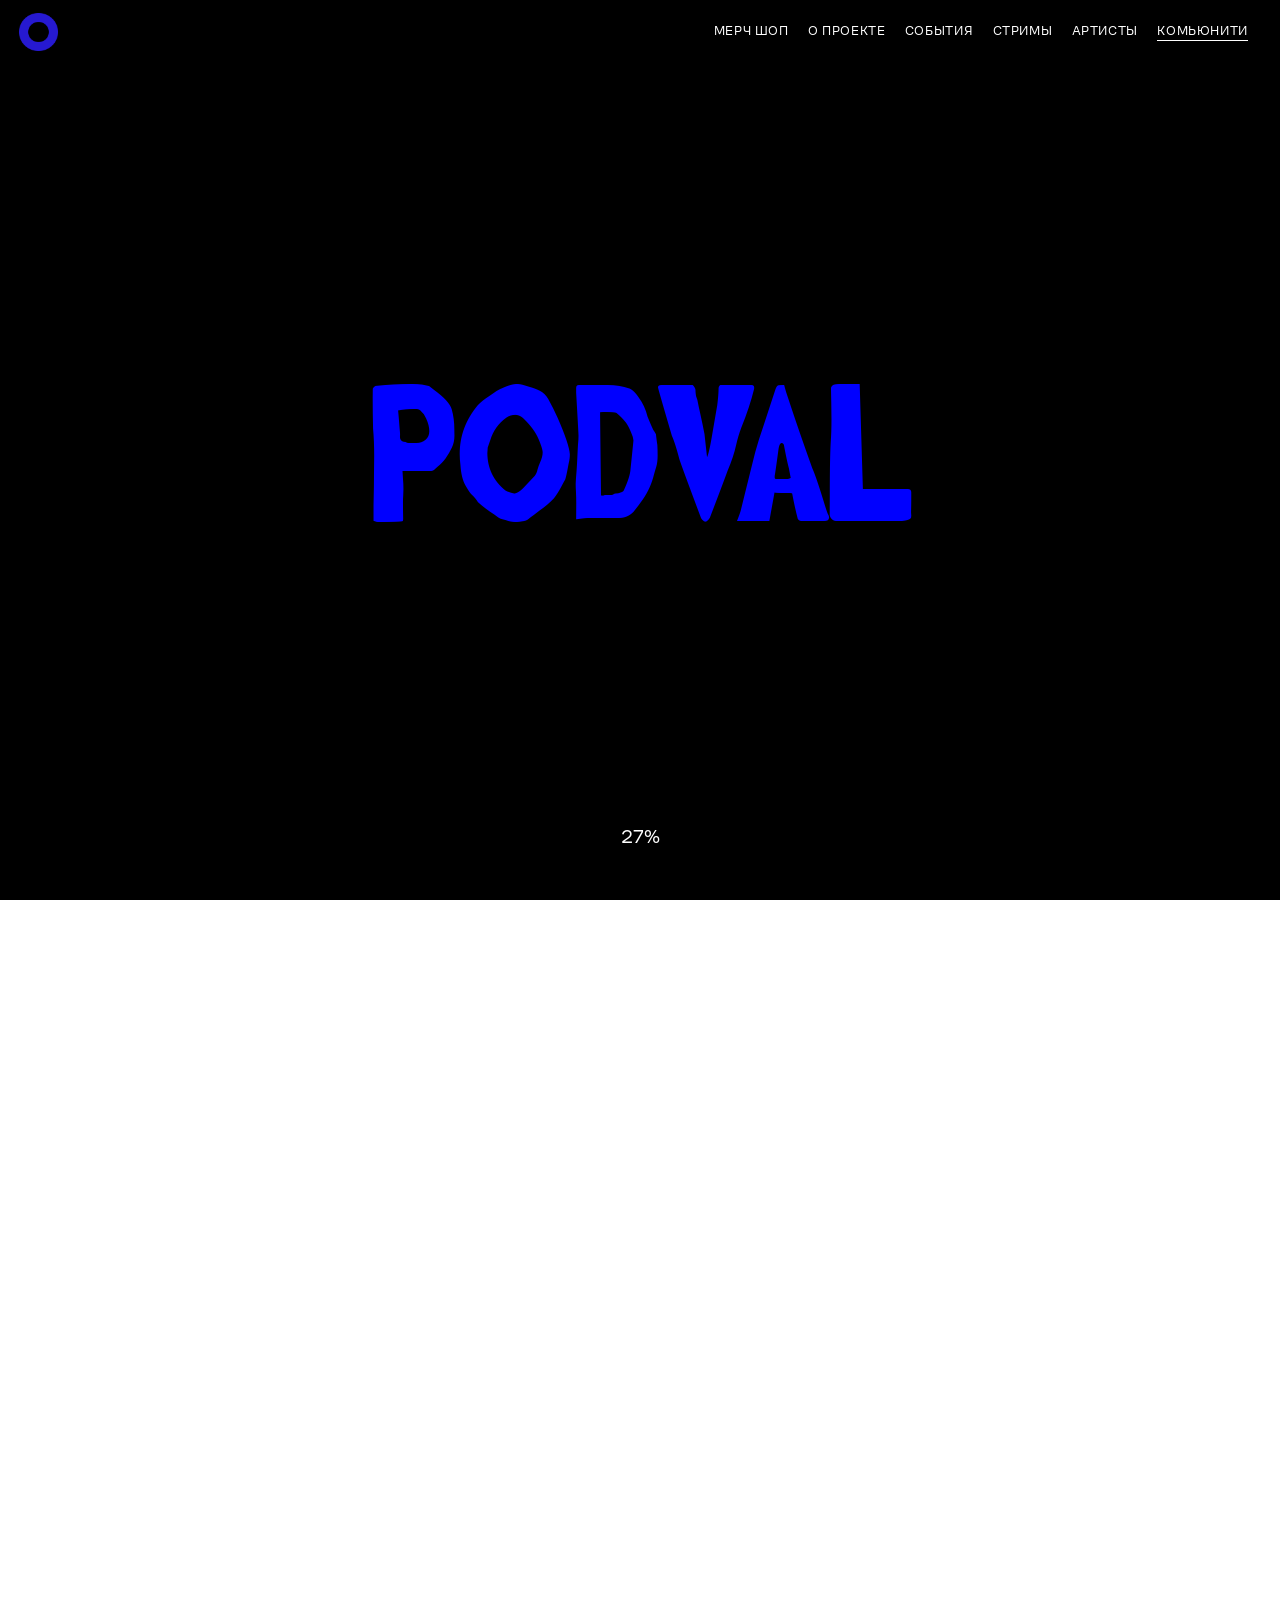
<file: community.html>
<!DOCTYPE html>
<html lang="ru" dir="ltr">
<head>
    <meta charset="utf-8">
    <meta name="viewport" content="width=device-width, initial-scale=1.0">
    <title>podval</title> 
      <link rel="icon" href="./img/favicon.png">
      <link href="./css/style.css" rel="stylesheet" type="text/css"/>
      <script src="./js/js.js" charset="utf-8"></script>
</head>
<body>

<a href="index.html" class="logo"> <img src="./img/logo2.png" alt="pic"></a>

    <nav>
  <ul>
    <li><a href="merch.html">МЕРЧ ШОП</a></li>
    <li><a href="about.html">О ПРОЕКТЕ</a></li>
    <li><a href="events.html">СОБЫТИЯ</a></li>
    <li><a href="streams.html">СТРИМЫ</a></li>
    <li><a href="artists.html">АРТИСТЫ</a></li>
    <li><a href="community.html">КОМЬЮНИТИ</a></li>
  </ul>
</nav>

<section class="c_blok1">
  <h id="hc1">ПРОДЮСЕРЫ, КОТОРЫЕ УЖЕ С НАМИ</h>

  <div class="cards_div">
    <div class="card card1">
      <img class="baby" src="./img/nikita.png" alt="">
      <p class="pc">независимый продюсер, выбирающий сердцем</p>
      <div class="h_p">
        <h class="hc">NIKITA MUHIN</h>
        <p class="pc_">присоединиться</p>
      </div>
    </div>

        <div class="card card2">
      <img class="baby" src="./img/baby.png" alt="">
      <p class="pc">открыла Берлину новую звезду</p>
      <div class="h_p">
        <h class="hc">BABY SQUIZZ</h>
        <p class="pc_">присоединиться</p>
      </div>
    </div>
    
        <div class="card card3">
      <img class="baby" src="./img/ulka.png" alt="">
      <p class="pc">подписала артиста и&nbspподняла выручку на&nbsp40%</p>
      <div class="h_p">
        <h class="hc">ULKA YAGG</h>
        <p class="pc_">присоединиться</p>
      </div>
    </div>

  </div>

  <!-- <a href="streams.html"><div class="button_listen">слушать бесплатно</div></a> -->
</section>

<section class="c_blok2">
  <h class="hc2">ВЫБИРАЙ ТАРИФ И&nbspПРИСОЕДИНЯЙСЯ К НАМ</h>

<div class="tarifs">

  <a href="./payment.html?tariff=t1"><div class="t1 t">
    <h class="th1_1">BEGINNER</h>
    <h class="th1_2">0 Р/МЕСЯЦ</h>
    <p class="tp1">Проверьте свои способности</p>
    <!-- <div class="button_free">Бесплатно</div> -->
    <div class="tp_list">
      <p>– полностью бесплатно</p>
      <p>– для желающих начать карьеру в&nbspмедиа</p>
      <p>– доступ к чату единомышленников</p>
      <p>– возможность выбрать начинающую звезду, развивать ее бренд</p>
    </div>
  </div></a>

  <a href="./payment.html?tariff=t2"><div class="t1 t">
    <h class="th1_1">GO GO GO</h>
    <h class="th1_2">7 %/МЕСЯЦ</h>
    <p class="tp1">Развивайтесь с нами</p>
    <!-- <div class="button_free">В команду!</div> -->
    <div class="tp_list">
      <p>– первоначальный взнос 250$</p>
      <p>– для тех, кто уже в медиа</p>
      <p>– получи креатива, который стрельнет</p>
      <p>– возможность присоединиться к&nbspизвестному продюсерскому бренду</p>
    </div>
  </div></a>

  <a href="./payment.html?tariff=t3"><div class="t3 t">
    <h class="th1_1">BRO ITS PRO</h>
    <h class="th1_2">3 %/МЕСЯЦ</h>
    <p class="tp1">Возьмите максимум</p>
    <!-- <div class="button_free">В команду!</div> -->
    <div class="tp_list tp_list3">
      <p>– первоначальный взнос 890$ </p>
      <p>– кто давно варится в&nbspмедиа</p>
      <p>– личные встречи с&nbspбоссом</p>
      <p>– самые интересные артисты, собранные под запрос</p>
    </div>
  </div></a>

</div>

<div class="popup_community">
<img class="cancel" src="./img/cancel.svg" alt="pic">
<h class="pop_h">стань продюссером и&nbspначни зарабатывать уже сейчас</h>
<div class="div_in">
  <div class="div_in2">
    <input class="ia a" type="text" placeholder="имя">
    <input class="ia a" type="number" placeholder="возраст">
  </div>
    <!-- <p class="txt_list">тариф</p> -->
      <!-- <select class="ii a" name="list"> 
          <option value="tar1">Выбрать тариф</option>
          <option value="tar1">Beginner</option>
          <option value="tar2">GO GO GO</option>
          <option value="tar3">BRO ITS PRO</option>
      </select> -->
  <input class="ii a" type="email" placeholder="ник в телеге">
</div>
<div class="done">готово</div>
</div>
</section>

<footer>
  <div class="div_fot">
    <div class="footer_line line1">
      <span>PODVAL PODVAL PODVAL PODVAL PODVAL PODVAL PODVAL&nbsp;</span>
      <span aria-hidden="true">PODVAL PODVAL PODVAL PODVAL PODVAL PODVAL PODVAL&nbsp;</span>
    </div>
    <div class="footer_line line2">
      <span>PODVAL PODVAL PODVAL PODVAL PODVAL PODVAL PODVAL&nbsp;</span>
      <span aria-hidden="true">PODVAL PODVAL PODVAL PODVAL PODVAL PODVAL PODVAL&nbsp;</span>
    </div>
  </div>
  <section class="footer">
  <div class="left_list">
    <a href="./merch.html"><p>Мерч Шоп</p></a>
    <a href="./streams.html"><p>Стримы</p></a>
    <a href="./about.html"><p>О проекте</p></a>
  </div>

  <div class="right_list">
    <a href="./streams.html"><p>Стримы</p></a>
    <a href="./artists.html"><p>Артисты</p></a>
    <a href="./community.html"><p>Комьюнити</p></a>
  </div>

  <div class="connect">
    <p>Свяжитесь с нами!<br>udyagovdik@edu.hse.ru</p>
  </div>
  </section>
</footer>

</body>
</html>
</file>
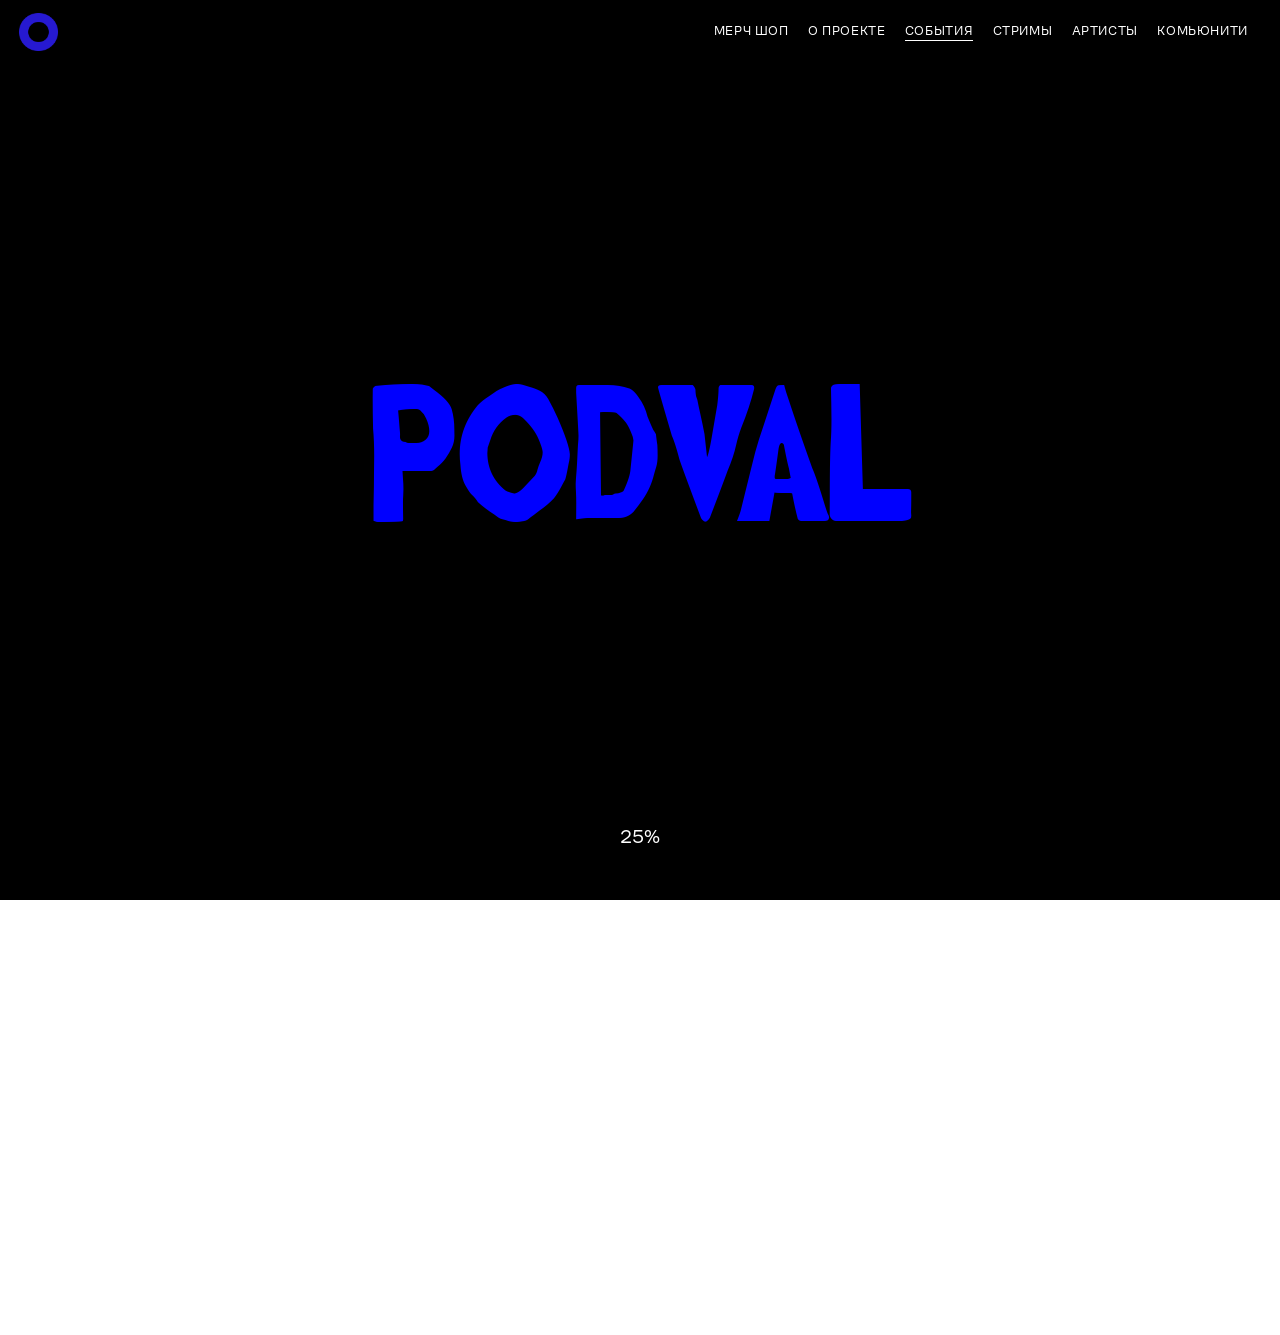
<file: events.html>
<!DOCTYPE html>
<html lang="ru" dir="ltr">
<head>
    <meta charset="utf-8">
    <meta name="viewport" content="width=device-width, initial-scale=1.0">
    <title>podval</title> 
      <link rel="icon" href="./img/favicon.png">
      <link href="./css/style.css" rel="stylesheet" type="text/css"/>
      <script src="./js/js.js" charset="utf-8"></script>
</head>
<body>

<a href="index.html" class="logo"> <img src="./img/logo2.png" alt="pic"></a>

    <nav>
  <ul>
    <li><a href="merch.html">МЕРЧ ШОП</a></li>
    <li><a href="about.html">О ПРОЕКТЕ</a></li>
    <li><a href="events.html">СОБЫТИЯ</a></li>
    <li><a href="streams.html">СТРИМЫ</a></li>
    <li><a href="artists.html">АРТИСТЫ</a></li>
    <li><a href="community.html">КОМЬЮНИТИ</a></li>
  </ul>
</nav>

<section class="events_board">
  <p class="events_label">Мероприятия</p>
  <div class="ev_card ev_card_1" data-layer="3"><img src="./img/poster1.png" alt=""></div>
  <div class="ev_card ev_card_2" data-layer="1"><img src="./img/mer4.svg" alt=""></div>
  <div class="ev_card ev_card_3" data-layer="2"><img src="./img/mer1.svg" alt=""></div>
  <div class="ev_card ev_card_4" data-layer="3"><img src="./img/poster6.png" alt=""></div>
  <div class="ev_card ev_card_5" data-layer="2"><img src="./img/poster8.png" alt=""></div>
  <div class="ev_card ev_card_6" data-layer="3"><img src="./img/mer6.svg" alt=""></div>
  <!-- <div class="ev_card ev_card_7" data-layer="2"><img src="./img/mer7.svg" alt=""></div> -->
  <div class="ev_card ev_card_8" data-layer="1"><img src="./img/mer5.svg" alt=""></div>
  <div class="ev_card ev_card_9" data-layer="3"><img src="./img/mer2.svg" alt=""></div>
  <div class="ev_card ev_card_10" data-layer="1"><img src="./img/mer3.svg" alt=""></div>

  <div class="popup_community">
<img class="cancel" src="./img/cancel.svg" alt="pic">
<h class="pop_h">регистрируйся на ивенты и получай подарки</h>
<div class="div_in">
  <div class="div_in2">
    <input class="ia a" type="text" placeholder="имя" required>
    <input class="ia a" type="text" placeholder="ник в телеге" required>
  </div>
    <!-- <p class="txt_list">тариф</p> -->
      <select class="ii a" name="list" required> 
          <option value="tar1">мероприятие</option>
          <option value="tar1">Дж сет в кабриолете</option>
          <option value="tar2">Лекция о звуке</option>
          <option value="tar3">Стрим с вершины эвереста</option>
          <option value="tar4">Грибоччч</option>
          <option value="tar5">Дж сет посреди проселочной дороги</option>
          <option value="tar6">Грибоччч я скучаю</option>
      </select>
  <input class="ii a" type="text" placeholder="откуда узнали о нас?">
</div>
<div class="done">готово</div>
</div>
</section>

<footer>
  <div class="div_fot">
    <div class="footer_line line1">
      <span>PODVAL PODVAL PODVAL PODVAL PODVAL PODVAL PODVAL&nbsp;</span>
      <span aria-hidden="true">PODVAL PODVAL PODVAL PODVAL PODVAL PODVAL PODVAL&nbsp;</span>
    </div>
    <div class="footer_line line2">
      <span>PODVAL PODVAL PODVAL PODVAL PODVAL PODVAL PODVAL&nbsp;</span>
      <span aria-hidden="true">PODVAL PODVAL PODVAL PODVAL PODVAL PODVAL PODVAL&nbsp;</span>
    </div>
  </div>
  <section class="footer">
  <div class="left_list">
    <a href="./merch.html"><p>Мерч Шоп</p></a>
    <a href="./streams.html"><p>Стримы</p></a>
    <a href="./about.html"><p>О проекте</p></a>
  </div>

  <div class="right_list">
    <a href="./streams.html"><p>Стримы</p></a>
    <a href="./artists.html"><p>Артисты</p></a>
    <a href="./community.html"><p>Комьюнити</p></a>
  </div>

  <div class="connect">
    <p>Свяжитесь с нами!<br>udyagovdik@edu.hse.ru</p>
  </div>
  </section>
</footer>

</body>
</html>
</file>
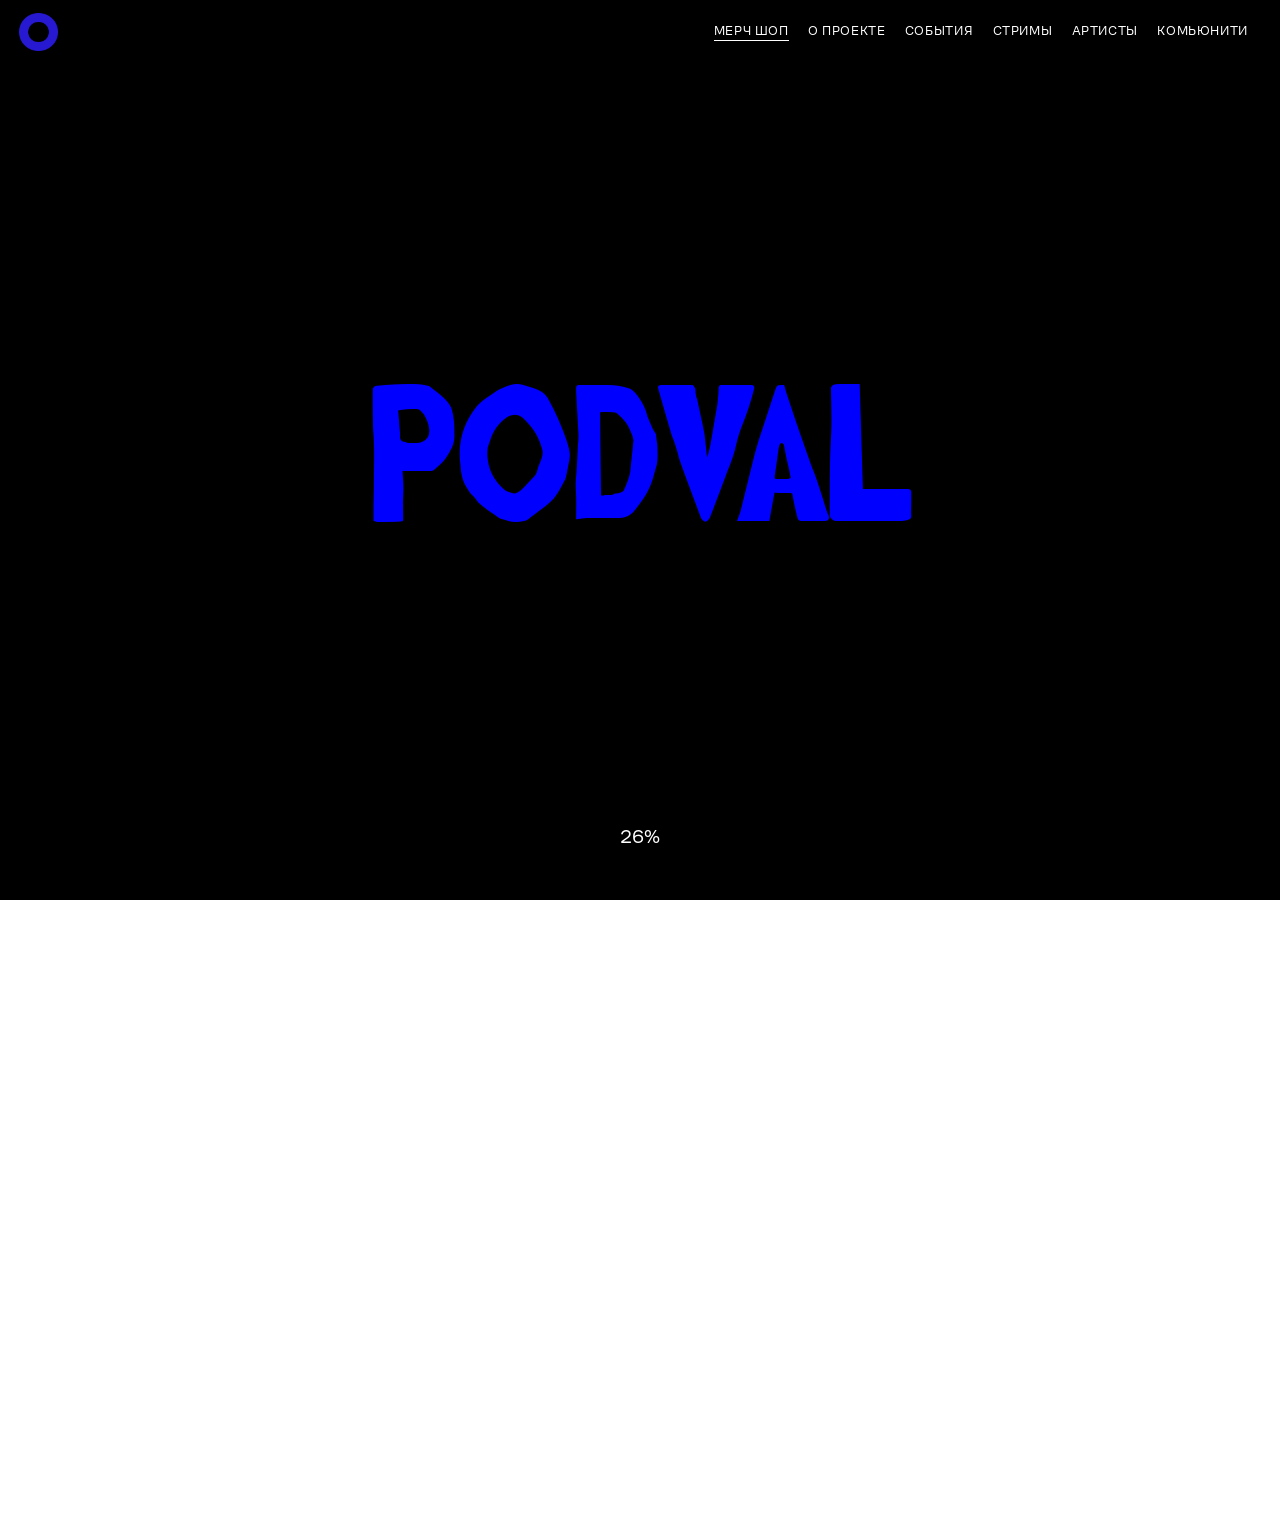
<file: merch.html>
<!DOCTYPE html>
<html lang="ru" dir="ltr">
<head>
    <meta charset="utf-8">
    <meta name="viewport" content="width=device-width, initial-scale=1.0">
    <title>podval</title> 
      <link rel="icon" href="./img/favicon.png">
      <link rel="stylesheet" href="css/style.css">
      <script src="./js/js.js" charset="utf-8"></script>
</head>
<body>

<a href="index.html" class="logo"> <img src="./img/logo2.png" alt="pic"></a>

<div class="burger">
    <span class="span1"></span>
    <span class="span2"></span>
</div>

    <nav>
  <ul>
    <li class="merch_li"><a href="merch.html">МЕРЧ ШОП</a></li>
    <li><a href="about.html">О ПРОЕКТЕ</a></li>
    <li><a href="events.html">СОБЫТИЯ</a></li>
    <li><a href="streams.html">СТРИМЫ</a></li>
    <li><a href="artists.html">АРТИСТЫ</a></li>
    <li><a href="community.html">КОМЬЮНИТИ</a></li>
  </ul>
</nav>

<section class="main_shop">

  <div class="upperline">
    <a href="./404.html"><div class="i1">
      <p class="pm test2">17 ₽</p>
      <img class="i" src="./img/i1.png" alt="pic">
      <p class="pm">Стикеры</p>
    </div></a>

    <a href="./404.html"><div class="i2">
      <p class="pm test3">17 ₽</p>
      <img class="i" src="./img/i2.svg" alt="pic">
      <p class="pm">Архивные браслеты</p>
    </div></a>
  </div>

  <div class="underline">
    <a href="./404.html"><div class="i3">
      <p class="pm test">17 ₽</p>
      <img class="i" src="./img/i3.png" alt="pic">
      <p class="pm">Фирменный пакет</p>
    </div></a>

    <a href="./404.html"><div class="i4">
      <p class="pm test4">17 ₽</p>
      <img class="i" src="./img/i4.png" alt="pic">
      <p class="pm">Брендированный стакан</p>
    </div></a>

    <a href="./404.html"><div class="i5">
      <p class="pm test5">17 ₽</p>
      <img class="i" src="./img/i5.png" alt="pic">
      <p class="pm">Газировка</p>
    </div></a>
  </div>
</section>

<footer>
  <div class="div_fot">
    <div class="footer_line line1">
      <span>PODVAL PODVAL PODVAL PODVAL PODVAL PODVAL PODVAL&nbsp;</span>
      <span aria-hidden="true">PODVAL PODVAL PODVAL PODVAL PODVAL PODVAL PODVAL&nbsp;</span>
    </div>
    <div class="footer_line line2">
      <span>PODVAL PODVAL PODVAL PODVAL PODVAL PODVAL PODVAL&nbsp;</span>
      <span aria-hidden="true">PODVAL PODVAL PODVAL PODVAL PODVAL PODVAL PODVAL&nbsp;</span>
    </div>
  </div>
  <section class="footer">
  <div class="left_list">
    <a href="./merch.html"><p>Мерч Шоп</p></a>
    <a href="./streams.html"><p>Стримы</p></a>
    <a href="./about.html"><p>О проекте</p></a>
  </div>

  <div class="right_list">
    <a href="./streams.html"><p>Стримы</p></a>
    <a href="./artists.html"><p>Артисты</p></a>
    <a href="./community.html"><p>Комьюнити</p></a>
  </div>

  <div class="connect">
    <p>Свяжитесь с нами!<br>udyagovdik@edu.hse.ru</p>
  </div>
  </section>
</footer>


</body>
</html>
</file>
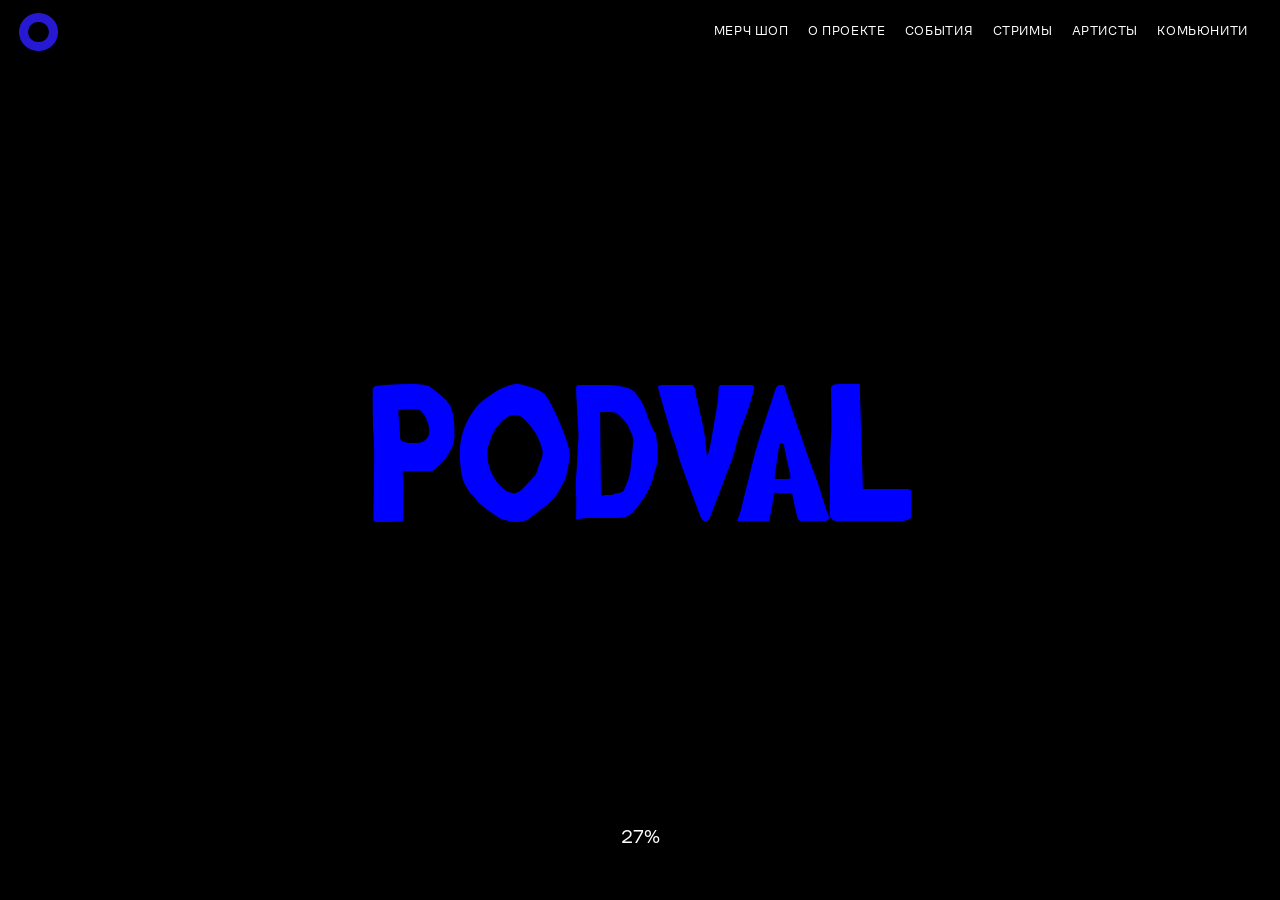
<file: payment.html>
<!DOCTYPE html>
<html lang="ru" dir="ltr">
<head>
    <meta charset="utf-8">
    <meta name="viewport" content="width=device-width, initial-scale=1.0">
    <title>podval — оплата</title>
      <link rel="icon" href="./img/favicon.png">
      <link href="./css/style.css" rel="stylesheet" type="text/css"/>
      <script src="./js/js.js" charset="utf-8"></script>
</head>
<body>

<a href="index.html" class="logo"> <img src="./img/logo2.png" alt="pic"></a>

<nav class="side-menu">
  <ul>
    <li><a href="merch.html">МЕРЧ ШОП</a></li>
    <li><a href="about.html">О ПРОЕКТЕ</a></li>
    <li><a href="events.html">СОБЫТИЯ</a></li>
    <li><a href="streams.html">СТРИМЫ</a></li>
    <li><a href="artists.html">АРТИСТЫ</a></li>
    <li><a href="community.html">КОМЬЮНИТИ</a></li>
  </ul>
</nav>

<section class="pay_section">
    <div class="pay_header">
        <a href="community.html" class="pay_back">&larr;</a>
        <h class="pay_title">Оформите подписку</h>
    </div>

    <div class="pay_layout">
        <!-- ЛЕВАЯ КОЛОНКА: форма оплаты -->
        <div class="pay_form">
            <p class="pay_section_label">Оплатить через</p>

            <button type="button" class="pay_apple_btn">
                <!-- <span class="pay_apple_logo">Apple</span> -->
                Apple Pay
            </button>

            <div class="pay_divider"><span>или</span></div>

            <div class="pay_methods">
                <button type="button" class="pay_method pay_method_active">
                    <span class="pay_method_icon"><img src="./img/icons8-card-50.png" alt=""></span>
                    <span>Карта</span>
                </button>
                <button type="button" class="pay_method">
                    <span class="pay_method_icon pay_ideal">PAPA</span>
                    <span>Папа оплатит</span>
                </button>
            </div>

            <div class="pay_input_wrap">
                <input type="numbert" class="pay_input" placeholder="Номер карты" autocomplete="off">
                <!-- <span class="pay_input_icons">VISA  AMEX</span> -->
            </div>

            <div class="pay_input_row">
                <input type="number" class="pay_input" placeholder="Окончание срока действия" autocomplete="off">
            </div>

            <div class="pay_input_wrap">
                <input type="number" class="pay_input" placeholder="Код безопасности" autocomplete="off">
            </div>

            <label class="pay_check">
                <input type="checkbox" class="pay_checkbox">
                <span>Сохранить реквизиты платежа для будущих покупок</span>
            </label>
        </div>

        <!-- ПРАВАЯ КОЛОНКА: тариф (один из трёх по data-tariff) -->
        <div class="pay_plan">

            <div class="pay_t" data-tariff="t1">
                <h class="pay_th1">BEGINNER</h>
                <h class="pay_th2">0 Р/МЕСЯЦ</h>
                <p class="pay_sub">Проверьте свои способности</p>
                <div class="pay_features">
                    <p>– полностью бесплатно</p>
                    <p>– для желающих начать карьеру в&nbsp;медиа</p>
                    <p>– доступ к чату единомышленников</p>
                    <p>– возможность выбрать начинающую звезду, развивать ее бренд</p>
                </div>
                <div class="pay_total">
                    <div class="pay_total_row"><span>Подписка</span><span>0 ₽</span></div>
                    <div class="pay_total_row"><span>Скидка</span><span>0 ₽</span></div>
                    <div class="pay_total_row pay_total_final"><span>К оплате сегодня</span><span>0 ₽</span></div>
                </div>
                <button type="button" class="pay_submit">Подписаться</button>
            </div>

            <div class="pay_t" data-tariff="t2">
                <h class="pay_th1">GO GO GO</h>
                <h class="pay_th2">7 %/МЕСЯЦ</h>
                <p class="pay_sub">Развивайтесь с нами</p>
                <div class="pay_features">
                    <p>– первоначальный взнос 250$</p>
                    <p>– для тех, кто уже в медиа</p>
                    <p>– получи креатива, который стрельнет</p>
                    <p>– возможность присоединиться к&nbsp;известному продюсерскому бренду</p>
                </div>
                <div class="pay_total">
                    <div class="pay_total_row"><span>Первоначальный взнос</span><span>250 $</span></div>
                    <div class="pay_total_row"><span>Ежемесячный %</span><span>7 %</span></div>
                    <div class="pay_total_row pay_total_final"><span>К оплате сегодня</span><span>250 $</span></div>
                </div>
                <button type="button" class="pay_submit">Подписаться</button>
            </div>

            <div class="pay_t" data-tariff="t3">
                <h class="pay_th1">BRO ITS PRO</h>
                <h class="pay_th2">3 %/МЕСЯЦ</h>
                <p class="pay_sub">Возьмите максимум</p>
                <div class="pay_features">
                    <p>– первоначальный взнос 890$</p>
                    <p>– кто давно варится в&nbsp;медиа</p>
                    <p>– личные встречи с&nbsp;боссом</p>
                    <p>– самые интересные артисты, собранные под запрос</p>
                </div>
                <div class="pay_total">
                    <div class="pay_total_row"><span>Первоначальный взнос</span><span>890 $</span></div>
                    <div class="pay_total_row"><span>Ежемесячный %</span><span>3 %</span></div>
                    <div class="pay_total_row pay_total_final"><span>К оплате сегодня</span><span>890 $</span></div>
                </div>
                <button type="button" class="pay_submit">Подписаться</button>
            </div>

        </div>
    </div>
</section>

</body>
</html>
</file>
<file: css/style.css>
@import "reset.css";
@import "fonts.css"; 
@import "main.css";
@import "second.css";
@import "adaptive.css";
</file>
